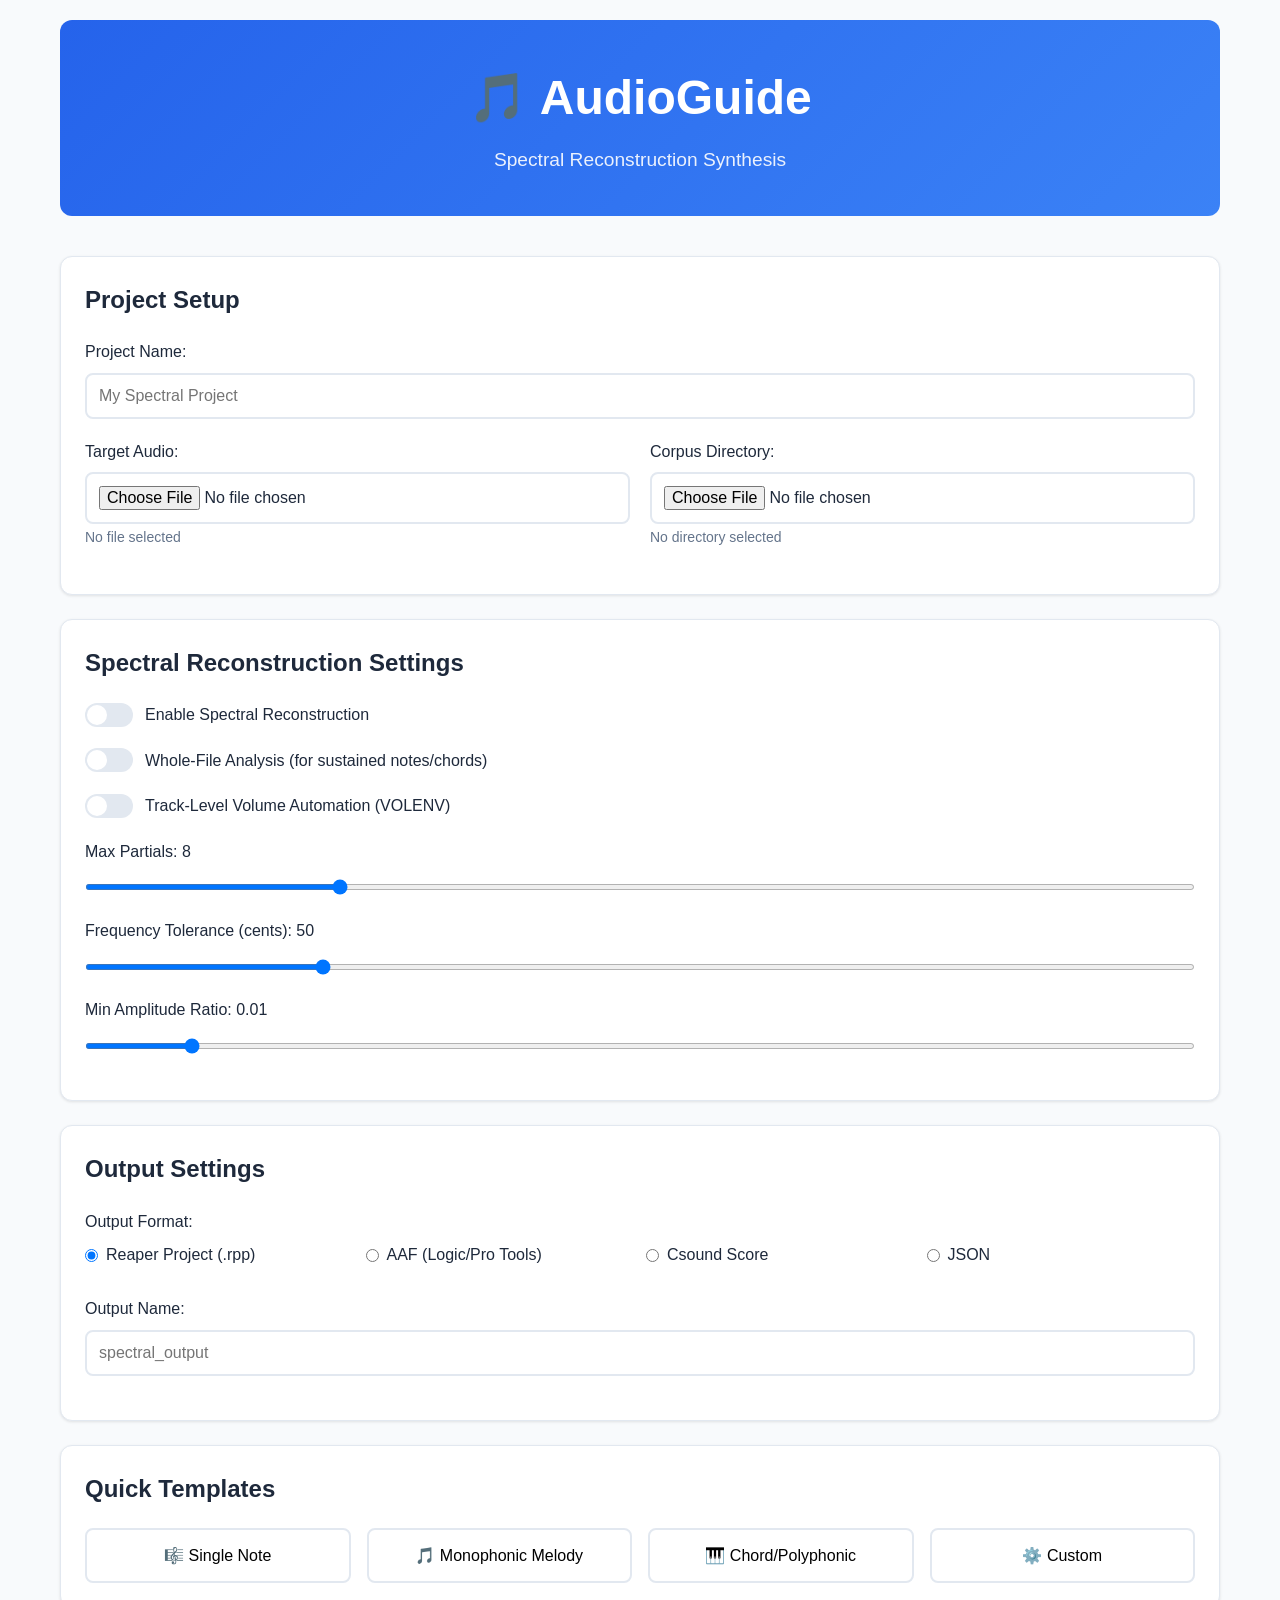
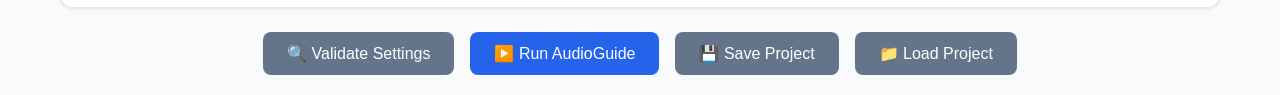
<file: gui/index.html>
<!DOCTYPE html>
<html lang="en">
<head>
    <meta charset="UTF-8">
    <meta name="viewport" content="width=device-width, initial-scale=1.0">
    <title>AudioGuide - Spectral Reconstruction GUI</title>
    <link rel="stylesheet" href="static/css/style.css">
</head>
<body>
    <div class="container">
        <header>
            <h1>🎵 AudioGuide</h1>
            <p class="subtitle">Spectral Reconstruction Synthesis</p>
        </header>

        <main>
            <!-- Project Setup Section -->
            <section class="card" id="project-section">
                <h2>Project Setup</h2>
                <div class="form-group">
                    <label for="project-name">Project Name:</label>
                    <input type="text" id="project-name" placeholder="My Spectral Project">
                </div>
                <div class="form-row">
                    <div class="form-group">
                        <label for="target-file">Target Audio:</label>
                        <input type="file" id="target-file" accept="audio/*">
                        <span class="file-info" id="target-info">No file selected</span>
                    </div>
                    <div class="form-group">
                        <label for="corpus-dir">Corpus Directory:</label>
                        <input type="file" id="corpus-dir" webkitdirectory directory>
                        <span class="file-info" id="corpus-info">No directory selected</span>
                    </div>
                </div>
            </section>

            <!-- Spectral Reconstruction Settings -->
            <section class="card" id="spectral-section">
                <h2>Spectral Reconstruction Settings</h2>
                <div class="toggle-group">
                    <label class="toggle">
                        <input type="checkbox" id="use-spectral">
                        <span class="slider"></span>
                        <span class="label">Enable Spectral Reconstruction</span>
                    </label>
                </div>

                <div class="toggle-group">
                    <label class="toggle">
                        <input type="checkbox" id="whole-file">
                        <span class="slider"></span>
                        <span class="label">Whole-File Analysis (for sustained notes/chords)</span>
                    </label>
                </div>

                <div class="toggle-group">
                    <label class="toggle">
                        <input type="checkbox" id="volume-automation">
                        <span class="slider"></span>
                        <span class="label">Track-Level Volume Automation (VOLENV)</span>
                    </label>
                </div>

                <div class="slider-group">
                    <label for="max-partials">Max Partials: <span id="partials-value">8</span></label>
                    <input type="range" id="max-partials" min="1" max="32" value="8" class="slider-input">
                </div>

                <div class="slider-group">
                    <label for="tolerance-cents">Frequency Tolerance (cents): <span id="tolerance-value">50</span></label>
                    <input type="range" id="tolerance-cents" min="10" max="200" value="50" step="10" class="slider-input">
                </div>

                <div class="slider-group">
                    <label for="min-amplitude">Min Amplitude Ratio: <span id="amplitude-value">0.01</span></label>
                    <input type="range" id="min-amplitude" min="0.001" max="0.1" value="0.01" step="0.001" class="slider-input">
                </div>
            </section>

            <!-- Output Settings -->
            <section class="card" id="output-section">
                <h2>Output Settings</h2>
                <div class="form-group">
                    <label>Output Format:</label>
                    <div class="radio-group">
                        <label><input type="radio" name="output" value="rpp" checked> Reaper Project (.rpp)</label>
                        <label><input type="radio" name="output" value="aaf"> AAF (Logic/Pro Tools)</label>
                        <label><input type="radio" name="output" value="csound"> Csound Score</label>
                        <label><input type="radio" name="output" value="json"> JSON</label>
                    </div>
                </div>
                <div class="form-group">
                    <label for="output-name">Output Name:</label>
                    <input type="text" id="output-name" placeholder="spectral_output">
                </div>
            </section>

            <!-- Templates -->
            <section class="card" id="templates-section">
                <h2>Quick Templates</h2>
                <div class="template-grid">
                    <button class="template-btn" data-template="single-note">
                        🎼 Single Note
                    </button>
                    <button class="template-btn" data-template="melody">
                        🎵 Monophonic Melody
                    </button>
                    <button class="template-btn" data-template="chord">
                        🎹 Chord/Polyphonic
                    </button>
                    <button class="template-btn" data-template="custom">
                        ⚙️ Custom
                    </button>
                </div>
            </section>

            <!-- Action Buttons -->
            <section class="actions">
                <button id="validate-btn" class="btn btn-secondary">🔍 Validate Settings</button>
                <button id="run-btn" class="btn btn-primary">▶️ Run AudioGuide</button>
                <button id="save-btn" class="btn btn-secondary">💾 Save Project</button>
                <button id="load-btn" class="btn btn-secondary">📁 Load Project</button>
            </section>

            <!-- Progress Section -->
            <section class="card hidden" id="progress-section">
                <h2>Processing</h2>
                <div class="progress-bar">
                    <div class="progress-fill" id="progress-fill"></div>
                </div>
                <div class="status-text" id="status-text">Initializing...</div>
                <div class="log-output" id="log-output"></div>
            </section>

            <!-- Results Section -->
            <section class="card hidden" id="results-section">
                <h2>Results</h2>
                <div class="results-info" id="results-info"></div>
                <div class="download-section" id="download-section"></div>
                <button id="new-project-btn" class="btn btn-primary">🆕 New Project</button>
            </section>
        </main>
    </div>

    <script src="static/js/main.js"></script>
</body>
</html>
</file>
<file: gui/static/css/style.css>
/* AudioGuide GUI Styles */
:root {
    --primary-color: #2563eb;
    --primary-hover: #1d4ed8;
    --secondary-color: #64748b;
    --success-color: #10b981;
    --warning-color: #f59e0b;
    --error-color: #ef4444;
    --background: #f8fafc;
    --card-bg: #ffffff;
    --text-primary: #1e293b;
    --text-secondary: #64748b;
    --border-color: #e2e8f0;
    --shadow: 0 1px 3px 0 rgb(0 0 0 / 0.1);
    --shadow-lg: 0 10px 15px -3px rgb(0 0 0 / 0.1);
}

* {
    margin: 0;
    padding: 0;
    box-sizing: border-box;
}

body {
    font-family: -apple-system, BlinkMacSystemFont, 'Segoe UI', Roboto, sans-serif;
    background: var(--background);
    color: var(--text-primary);
    line-height: 1.6;
}

.container {
    max-width: 1200px;
    margin: 0 auto;
    padding: 20px;
}

header {
    text-align: center;
    margin-bottom: 40px;
    padding: 40px 0;
    background: linear-gradient(135deg, var(--primary-color), #3b82f6);
    color: white;
    border-radius: 12px;
}

header h1 {
    font-size: 3rem;
    font-weight: 700;
    margin-bottom: 8px;
}

.subtitle {
    font-size: 1.2rem;
    opacity: 0.9;
}

.card {
    background: var(--card-bg);
    border-radius: 12px;
    padding: 24px;
    margin-bottom: 24px;
    box-shadow: var(--shadow);
    border: 1px solid var(--border-color);
}

.card h2 {
    font-size: 1.5rem;
    font-weight: 600;
    margin-bottom: 20px;
    color: var(--text-primary);
}

.form-group {
    margin-bottom: 20px;
}

.form-row {
    display: grid;
    grid-template-columns: 1fr 1fr;
    gap: 20px;
}

label {
    display: block;
    font-weight: 500;
    margin-bottom: 8px;
    color: var(--text-primary);
}

input[type="text"],
input[type="file"] {
    width: 100%;
    padding: 12px;
    border: 2px solid var(--border-color);
    border-radius: 8px;
    font-size: 1rem;
    transition: border-color 0.2s;
}

input[type="text"]:focus,
input[type="file"]:focus {
    outline: none;
    border-color: var(--primary-color);
}

.file-info {
    font-size: 0.875rem;
    color: var(--text-secondary);
    margin-top: 4px;
}

/* Toggle Switches */
.toggle-group {
    margin-bottom: 20px;
}

.toggle {
    display: flex;
    align-items: center;
    cursor: pointer;
}

.toggle input {
    display: none;
}

.slider {
    width: 48px;
    height: 24px;
    background: var(--border-color);
    border-radius: 24px;
    margin-right: 12px;
    position: relative;
    transition: background 0.3s;
}

.slider::before {
    content: '';
    position: absolute;
    width: 20px;
    height: 20px;
    background: white;
    border-radius: 50%;
    top: 2px;
    left: 2px;
    transition: transform 0.3s;
}

.toggle input:checked + .slider {
    background: var(--primary-color);
}

.toggle input:checked + .slider::before {
    transform: translateX(24px);
}

.toggle .label {
    font-weight: 500;
}

/* Range Sliders */
.slider-group {
    margin-bottom: 20px;
}

.slider-input {
    width: 100%;
    height: 6px;
    border-radius: 3px;
    background: var(--border-color);
    outline: none;
    margin-top: 8px;
}

.slider-input::-webkit-slider-thumb {
    -webkit-appearance: none;
    appearance: none;
    width: 20px;
    height: 20px;
    border-radius: 50%;
    background: var(--primary-color);
    cursor: pointer;
}

.slider-input::-moz-range-thumb {
    width: 20px;
    height: 20px;
    border-radius: 50%;
    background: var(--primary-color);
    cursor: pointer;
    border: none;
}

/* Radio Buttons */
.radio-group {
    display: grid;
    grid-template-columns: repeat(auto-fit, minmax(150px, 1fr));
    gap: 12px;
    margin-top: 8px;
}

.radio-group label {
    display: flex;
    align-items: center;
    cursor: pointer;
    font-weight: 400;
}

.radio-group input[type="radio"] {
    margin-right: 8px;
}

/* Template Buttons */
.template-grid {
    display: grid;
    grid-template-columns: repeat(auto-fit, minmax(200px, 1fr));
    gap: 16px;
}

.template-btn {
    padding: 16px;
    border: 2px solid var(--border-color);
    border-radius: 8px;
    background: var(--card-bg);
    cursor: pointer;
    font-size: 1rem;
    font-weight: 500;
    transition: all 0.2s;
    text-align: center;
}

.template-btn:hover {
    border-color: var(--primary-color);
    background: #f0f9ff;
}

.template-btn.active {
    border-color: var(--primary-color);
    background: var(--primary-color);
    color: white;
}

/* Action Buttons */
.actions {
    display: flex;
    gap: 16px;
    justify-content: center;
    flex-wrap: wrap;
}

.btn {
    padding: 12px 24px;
    border: none;
    border-radius: 8px;
    font-size: 1rem;
    font-weight: 500;
    cursor: pointer;
    transition: all 0.2s;
    text-decoration: none;
    display: inline-flex;
    align-items: center;
    gap: 8px;
}

.btn-primary {
    background: var(--primary-color);
    color: white;
}

.btn-primary:hover {
    background: var(--primary-hover);
}

.btn-secondary {
    background: var(--secondary-color);
    color: white;
}

.btn-secondary:hover {
    background: #475569;
}

/* Progress Section */
.hidden {
    display: none;
}

.progress-bar {
    width: 100%;
    height: 8px;
    background: var(--border-color);
    border-radius: 4px;
    overflow: hidden;
    margin-bottom: 16px;
}

.progress-fill {
    height: 100%;
    background: var(--primary-color);
    width: 0%;
    transition: width 0.3s;
}

.status-text {
    font-weight: 500;
    margin-bottom: 12px;
}

.log-output {
    background: #1e293b;
    color: #e2e8f0;
    padding: 16px;
    border-radius: 8px;
    font-family: 'Monaco', 'Menlo', monospace;
    font-size: 0.875rem;
    max-height: 300px;
    overflow-y: auto;
    white-space: pre-wrap;
}

/* Results Section */
.results-info {
    background: #f0f9ff;
    border: 1px solid #bfdbfe;
    padding: 16px;
    border-radius: 8px;
    margin-bottom: 20px;
}

.download-section {
    display: flex;
    gap: 12px;
    flex-wrap: wrap;
    margin-bottom: 20px;
}

.download-btn {
    padding: 8px 16px;
    background: var(--success-color);
    color: white;
    text-decoration: none;
    border-radius: 6px;
    font-size: 0.875rem;
    font-weight: 500;
}

.download-btn:hover {
    background: #059669;
}

/* Responsive Design */
@media (max-width: 768px) {
    .container {
        padding: 12px;
    }
    
    header h1 {
        font-size: 2rem;
    }
    
    .form-row {
        grid-template-columns: 1fr;
    }
    
    .actions {
        flex-direction: column;
    }
    
    .btn {
        width: 100%;
        justify-content: center;
    }
    
    .template-grid {
        grid-template-columns: 1fr;
    }
}

/* Animations */
@keyframes pulse {
    0%, 100% { opacity: 1; }
    50% { opacity: 0.5; }
}

.processing {
    animation: pulse 2s infinite;
}

/* Success/Error States */
.success {
    background: #10b981;
    color: white;
    padding: 12px;
    border-radius: 8px;
    margin-bottom: 16px;
}

.error {
    background: #ef4444;
    color: white;
    padding: 12px;
    border-radius: 8px;
    margin-bottom: 16px;
}
</file>
